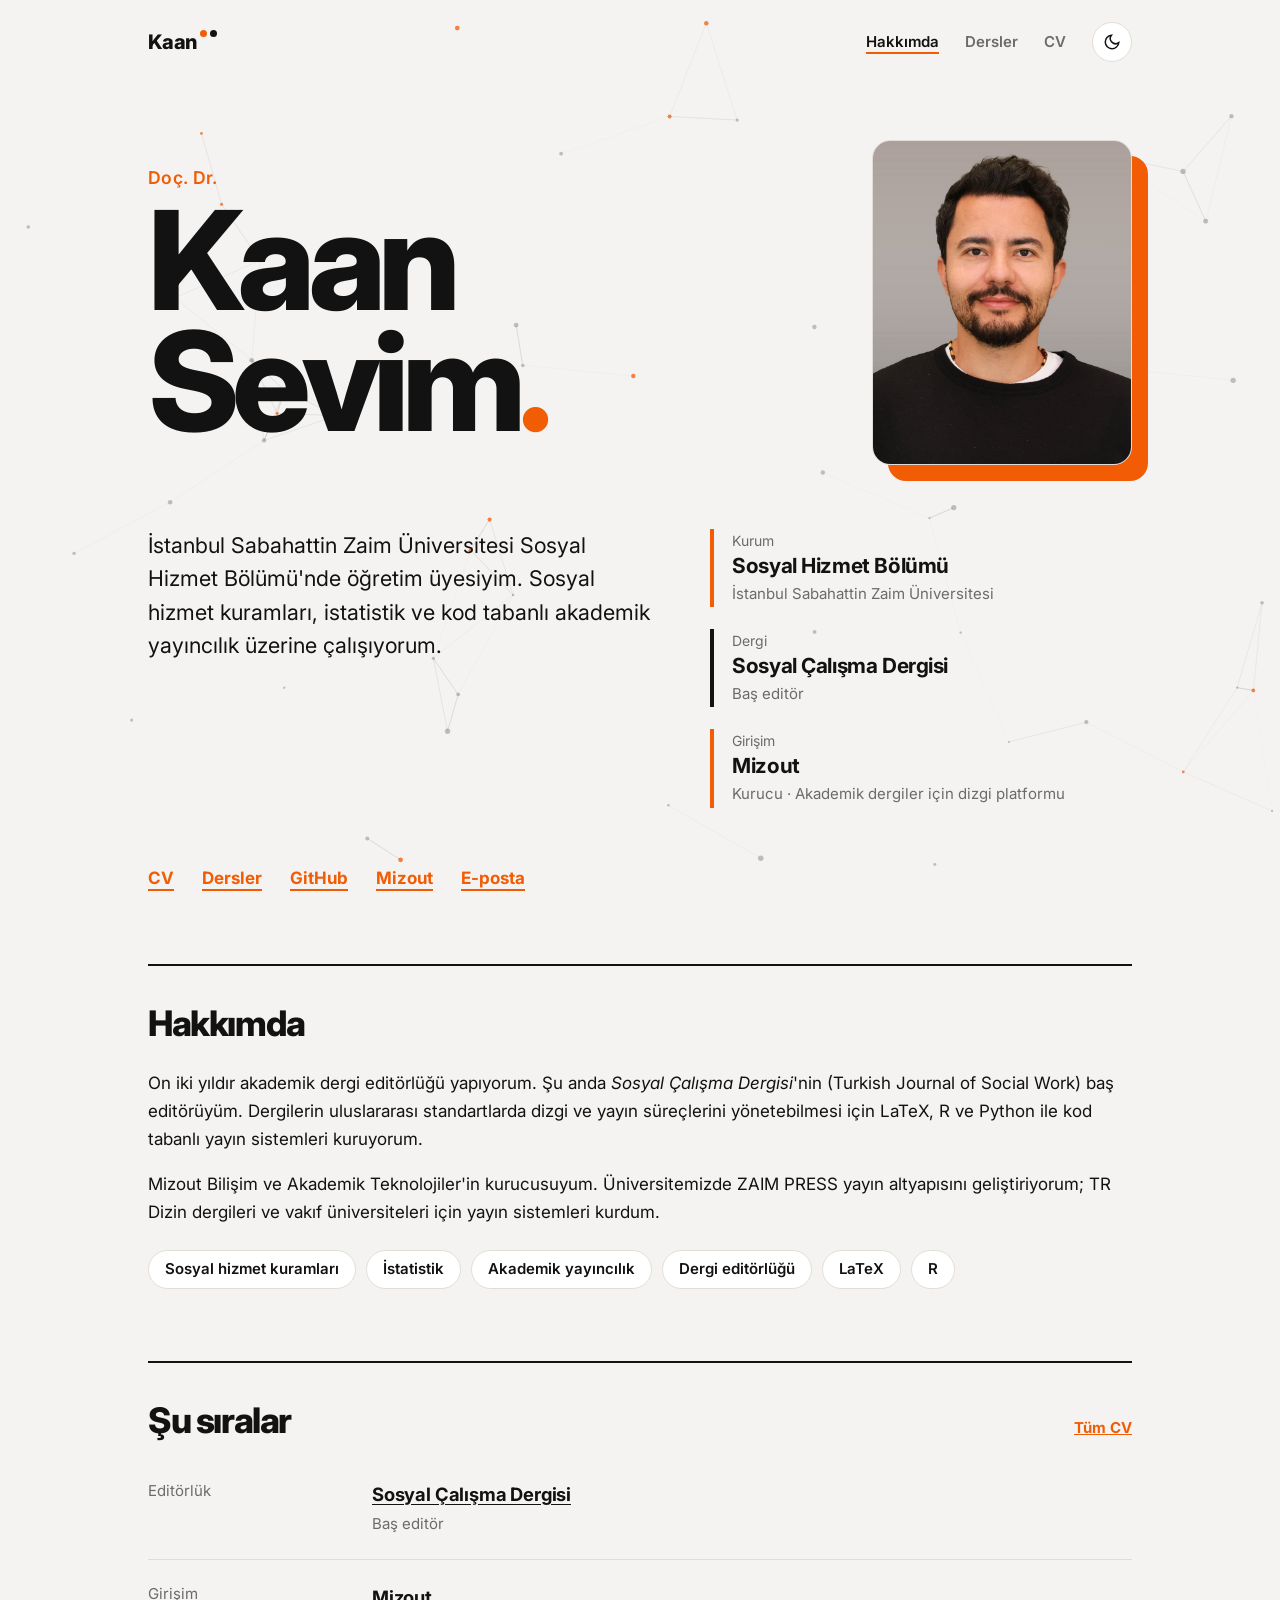
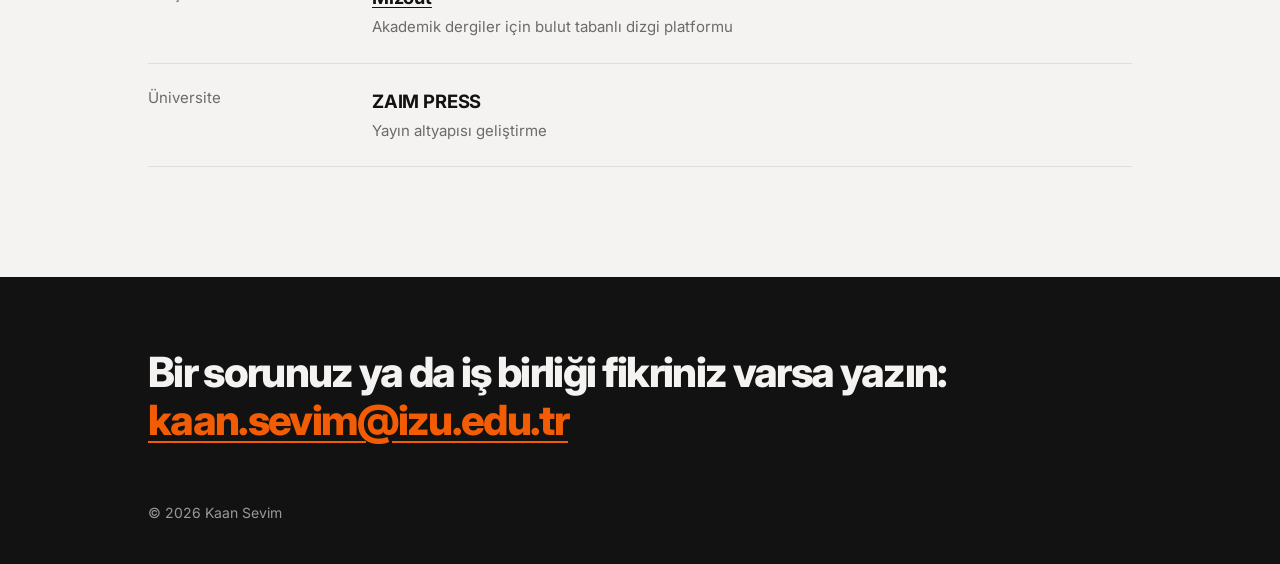
<file: index.html>
<!DOCTYPE html>
<html lang="tr">
<head>
  <meta charset="UTF-8">
  <meta name="viewport" content="width=device-width, initial-scale=1.0">
  <script>try{var t=localStorage.getItem("tema");if(t)document.documentElement.dataset.theme=t}catch(e){}</script>
  <link rel="preconnect" href="https://fonts.googleapis.com">
  <link rel="preconnect" href="https://fonts.gstatic.com" crossorigin>
  <link href="https://fonts.googleapis.com/css2?family=Inter:wght@400;600;700;800&display=swap" rel="stylesheet">
  <link rel="stylesheet" href="style.css">
  <title>Kaan Sevim</title>
</head>
<body>
<canvas class="bg-field" aria-hidden="true"></canvas>
<header class="nav">
  <div class="wrap">
    <a class="logo" href="index.html">Kaan<span class="dots"><i></i><i></i></span></a>
    <nav>
      <a href="index.html" class="active">Hakkımda</a>
      <a href="dersler.html">Dersler</a>
      <a href="cv.html">CV</a>
      <button class="theme-btn" aria-label="Temayı değiştir">
        <svg viewBox="0 0 24 24" fill="none" stroke="currentColor" stroke-width="2" stroke-linecap="round"><path d="M21 12.8A9 9 0 1 1 11.2 3a7 7 0 0 0 9.8 9.8z"/></svg>
      </button>
    </nav>
  </div>
</header>
<main class="wrap">
  <div class="hero">
    <div class="reveal">
      <div class="eyebrow">Doç. Dr.</div>
      <h1>Kaan<br>Sevim<span class="dot">.</span></h1>
    </div>
    <!-- Fotoğraf: klasöre foto.jpg koyarsan burada görünür; yoksa baş harfler çıkar -->
    <div class="photo reveal d1">
      <span class="initials">KS</span>
      <img src="foto.jpg" alt="Kaan Sevim" onerror="this.remove()">
    </div>
  </div>

  <div class="intro">
    <p class="lead reveal d2">
      İstanbul Sabahattin Zaim Üniversitesi Sosyal Hizmet Bölümü'nde öğretim üyesiyim.
      Sosyal hizmet kuramları, istatistik ve kod tabanlı akademik yayıncılık üzerine çalışıyorum.
    </p>
    <div class="facts reveal d3">
      <div class="fact"><small>Kurum</small><strong>Sosyal Hizmet Bölümü</strong><span>İstanbul Sabahattin Zaim Üniversitesi</span></div>
      <div class="fact"><small>Dergi</small><strong>Sosyal Çalışma Dergisi</strong><span>Baş editör</span></div>
      <div class="fact"><small>Girişim</small><strong>Mizout</strong><span>Kurucu · Akademik dergiler için dizgi platformu</span></div>
    </div>
  </div>

  <div class="links">
    <a href="cv.html">CV</a>
    <a href="dersler.html">Dersler</a>
    <a href="https://github.com/kaansevim">GitHub</a>
    <a href="https://mizout.com.tr">Mizout</a>
    <a href="mailto:kaan.sevim@izu.edu.tr">E-posta</a>
  </div>

  <section>
    <div class="sec-head"><h2>Hakkımda</h2></div>
    <p>
      On iki yıldır akademik dergi editörlüğü yapıyorum. Şu anda <em>Sosyal Çalışma Dergisi</em>'nin
      (Turkish Journal of Social Work) baş editörüyüm. Dergilerin uluslararası standartlarda dizgi ve
      yayın süreçlerini yönetebilmesi için LaTeX, R ve Python ile kod tabanlı yayın sistemleri kuruyorum.
    </p>
    <p>
      Mizout Bilişim ve Akademik Teknolojiler'in kurucusuyum. Üniversitemizde ZAIM PRESS yayın
      altyapısını geliştiriyorum; TR Dizin dergileri ve vakıf üniversiteleri için yayın sistemleri kurdum.
    </p>
    <ul class="tags">
      <li>Sosyal hizmet kuramları</li><li>İstatistik</li><li>Akademik yayıncılık</li>
      <li>Dergi editörlüğü</li><li>LaTeX</li><li>R</li>
    </ul>
  </section>

  <section>
    <div class="sec-head"><h2>Şu sıralar</h2><a href="cv.html">Tüm CV</a></div>
    <ul class="rows">
      <li><div class="when">Editörlük</div><div class="what"><strong><a href="https://dergipark.org.tr/tr/pub/scd">Sosyal Çalışma Dergisi</a></strong><span>Baş editör</span></div></li>
      <li><div class="when">Girişim</div><div class="what"><strong><a href="https://mizout.com.tr">Mizout</a></strong><span>Akademik dergiler için bulut tabanlı dizgi platformu</span></div></li>
      <li><div class="when">Üniversite</div><div class="what"><strong>ZAIM PRESS</strong><span>Yayın altyapısı geliştirme</span></div></li>
    </ul>
  </section>
</main>
<div class="band">
  <div class="wrap">
    <h2>Bir sorunuz ya da iş birliği fikriniz varsa yazın:<br>
      <a class="mail" href="mailto:kaan.sevim@izu.edu.tr">kaan.sevim@izu.edu.tr</a></h2>
    <div class="copy">© 2026 Kaan Sevim</div>
  </div>
</div>
<script src="site.js"></script>
</body>
</html>
</file>
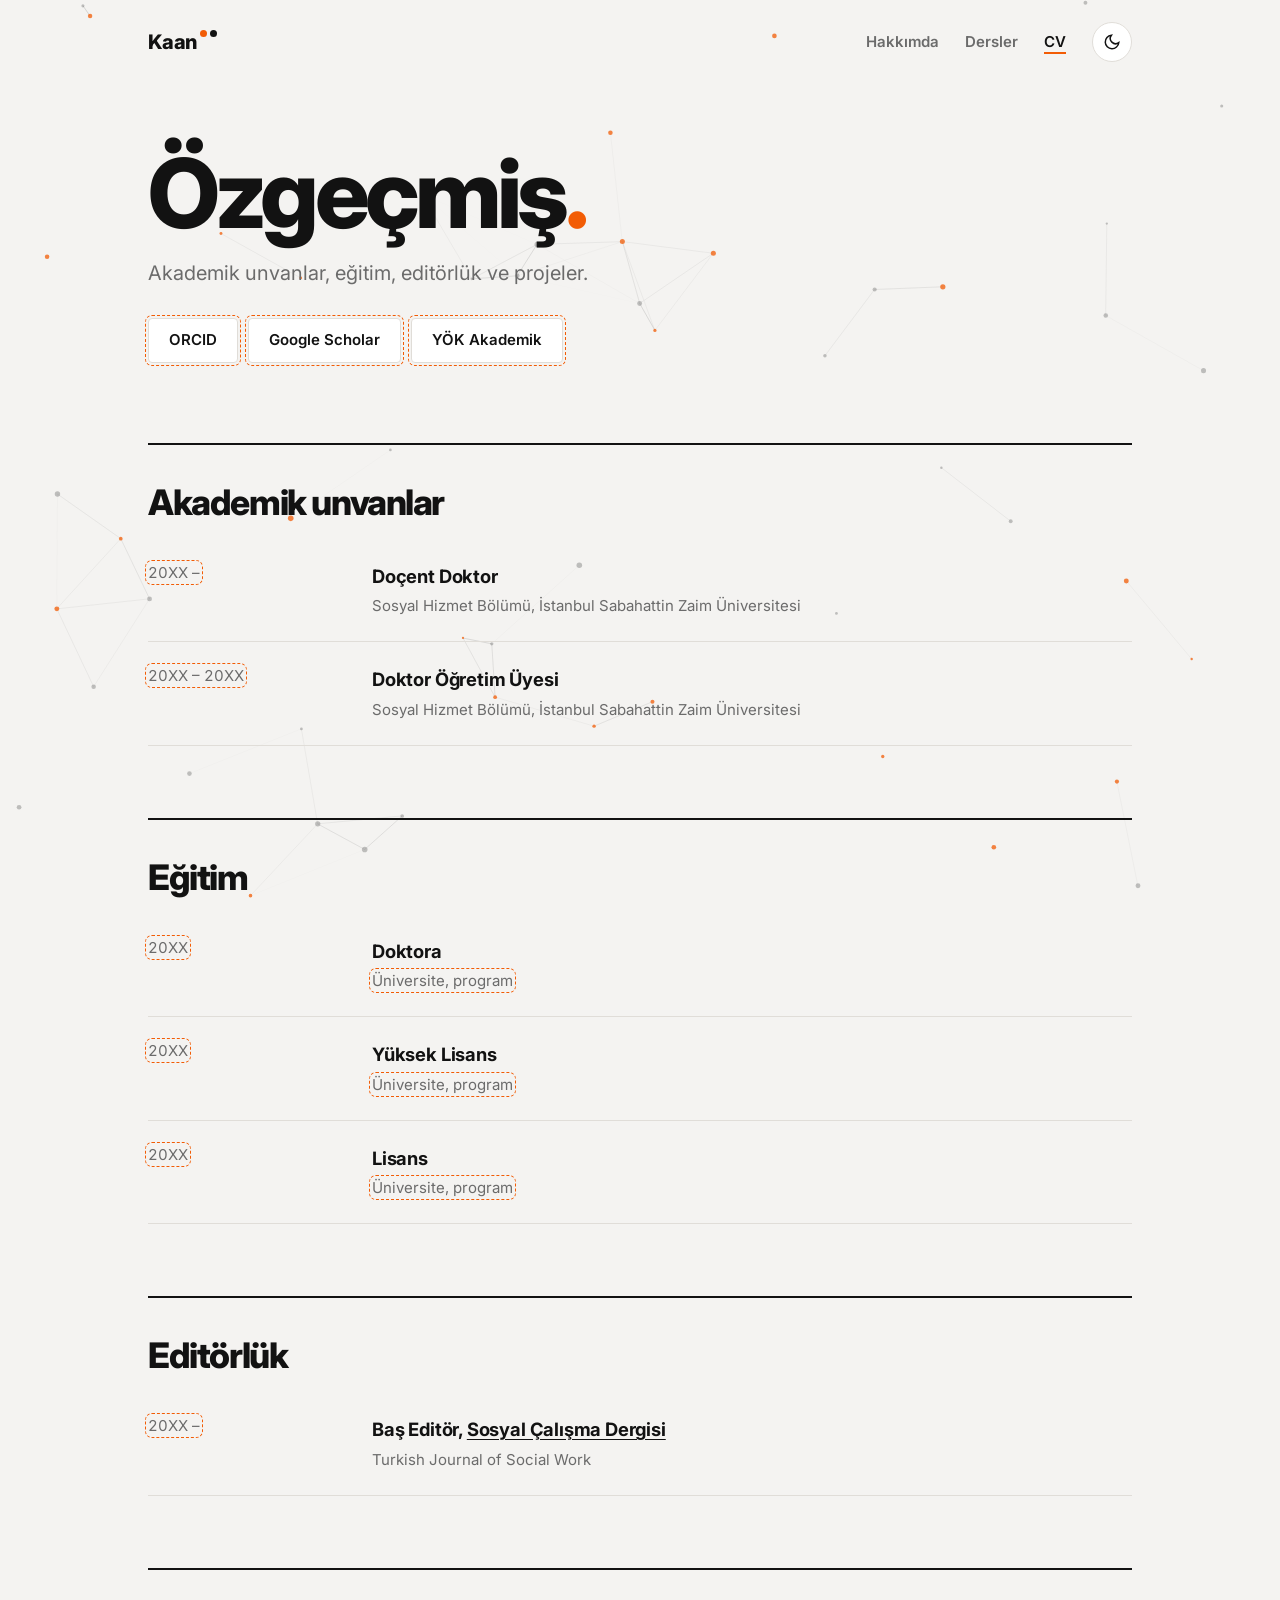
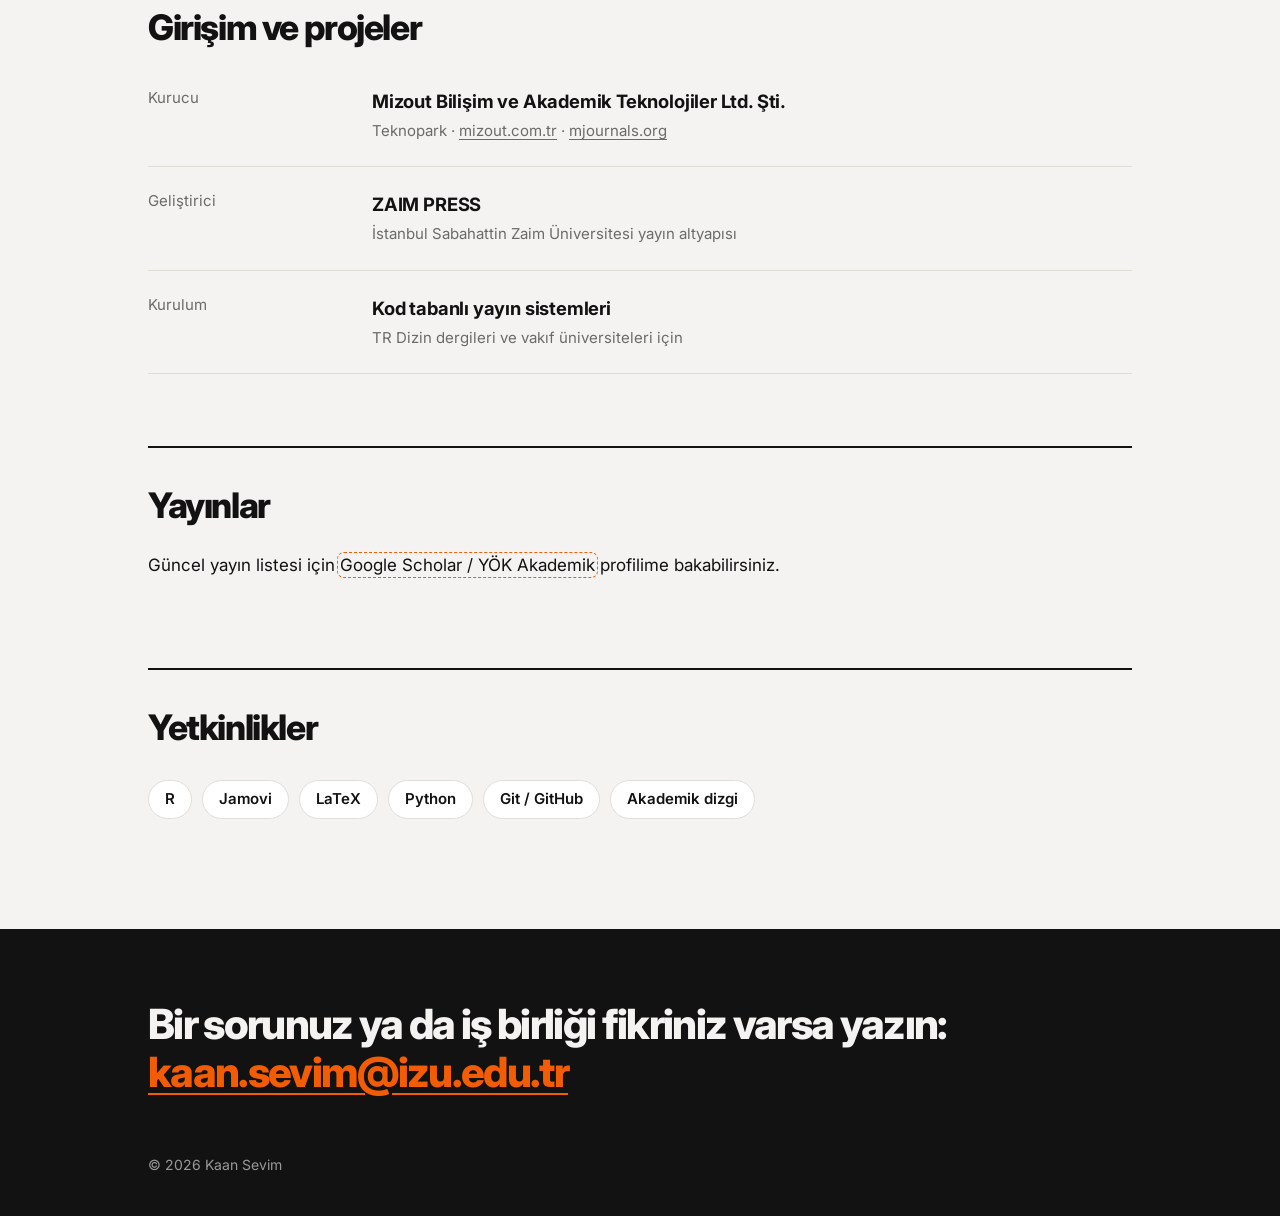
<file: cv.html>
<!DOCTYPE html>
<html lang="tr">
<head>
  <meta charset="UTF-8">
  <meta name="viewport" content="width=device-width, initial-scale=1.0">
  <script>try{var t=localStorage.getItem("tema");if(t)document.documentElement.dataset.theme=t}catch(e){}</script>
  <link rel="preconnect" href="https://fonts.googleapis.com">
  <link rel="preconnect" href="https://fonts.gstatic.com" crossorigin>
  <link href="https://fonts.googleapis.com/css2?family=Inter:wght@400;600;700;800&display=swap" rel="stylesheet">
  <link rel="stylesheet" href="style.css">
  <title>CV · Kaan Sevim</title>
</head>
<body>
<canvas class="bg-field" aria-hidden="true"></canvas>
<header class="nav">
  <div class="wrap">
    <a class="logo" href="index.html">Kaan<span class="dots"><i></i><i></i></span></a>
    <nav>
      <a href="index.html">Hakkımda</a>
      <a href="dersler.html">Dersler</a>
      <a href="cv.html" class="active">CV</a>
      <button class="theme-btn" aria-label="Temayı değiştir">
        <svg viewBox="0 0 24 24" fill="none" stroke="currentColor" stroke-width="2" stroke-linecap="round"><path d="M21 12.8A9 9 0 1 1 11.2 3a7 7 0 0 0 9.8 9.8z"/></svg>
      </button>
    </nav>
  </div>
</header>
<main class="wrap">
  <div class="page-head reveal">
    <h1>Özgeçmiş<span class="dot">.</span></h1>
    <p>Akademik unvanlar, eğitim, editörlük ve projeler.</p>
    <div class="btns">
      <a class="btn doldur" href="#">ORCID</a>
      <a class="btn doldur" href="#">Google Scholar</a>
      <a class="btn doldur" href="#">YÖK Akademik</a>
    </div>
  </div>

  <section>
    <div class="sec-head"><h2>Akademik unvanlar</h2></div>
    <ul class="rows">
      <li><div class="when"><span class="doldur">20XX –</span></div><div class="what"><strong>Doçent Doktor</strong><span>Sosyal Hizmet Bölümü, İstanbul Sabahattin Zaim Üniversitesi</span></div></li>
      <li><div class="when"><span class="doldur">20XX – 20XX</span></div><div class="what"><strong>Doktor Öğretim Üyesi</strong><span>Sosyal Hizmet Bölümü, İstanbul Sabahattin Zaim Üniversitesi</span></div></li>
    </ul>
  </section>

  <section>
    <div class="sec-head"><h2>Eğitim</h2></div>
    <ul class="rows">
      <li><div class="when"><span class="doldur">20XX</span></div><div class="what"><strong>Doktora</strong><span class="doldur">Üniversite, program</span></div></li>
      <li><div class="when"><span class="doldur">20XX</span></div><div class="what"><strong>Yüksek Lisans</strong><span class="doldur">Üniversite, program</span></div></li>
      <li><div class="when"><span class="doldur">20XX</span></div><div class="what"><strong>Lisans</strong><span class="doldur">Üniversite, program</span></div></li>
    </ul>
  </section>

  <section>
    <div class="sec-head"><h2>Editörlük</h2></div>
    <ul class="rows">
      <li><div class="when"><span class="doldur">20XX –</span></div><div class="what"><strong>Baş Editör, <a href="https://dergipark.org.tr/tr/pub/scd">Sosyal Çalışma Dergisi</a></strong><span>Turkish Journal of Social Work</span></div></li>
    </ul>
  </section>

  <section>
    <div class="sec-head"><h2>Girişim ve projeler</h2></div>
    <ul class="rows">
      <li><div class="when">Kurucu</div><div class="what"><strong>Mizout Bilişim ve Akademik Teknolojiler Ltd. Şti.</strong><span>Teknopark · <a href="https://mizout.com.tr">mizout.com.tr</a> · <a href="https://mjournals.org">mjournals.org</a></span></div></li>
      <li><div class="when">Geliştirici</div><div class="what"><strong>ZAIM PRESS</strong><span>İstanbul Sabahattin Zaim Üniversitesi yayın altyapısı</span></div></li>
      <li><div class="when">Kurulum</div><div class="what"><strong>Kod tabanlı yayın sistemleri</strong><span>TR Dizin dergileri ve vakıf üniversiteleri için</span></div></li>
    </ul>
  </section>

  <section>
    <div class="sec-head"><h2>Yayınlar</h2></div>
    <p>Güncel yayın listesi için <span class="doldur">Google Scholar / YÖK Akademik</span> profilime bakabilirsiniz.</p>
  </section>

  <section>
    <div class="sec-head"><h2>Yetkinlikler</h2></div>
    <ul class="tags">
      <li>R</li><li>Jamovi</li><li>LaTeX</li><li>Python</li><li>Git / GitHub</li><li>Akademik dizgi</li>
    </ul>
  </section>
</main>
<div class="band">
  <div class="wrap">
    <h2>Bir sorunuz ya da iş birliği fikriniz varsa yazın:<br>
      <a class="mail" href="mailto:kaan.sevim@izu.edu.tr">kaan.sevim@izu.edu.tr</a></h2>
    <div class="copy">© 2026 Kaan Sevim</div>
  </div>
</div>
<script src="site.js"></script>
</body>
</html>
</file>
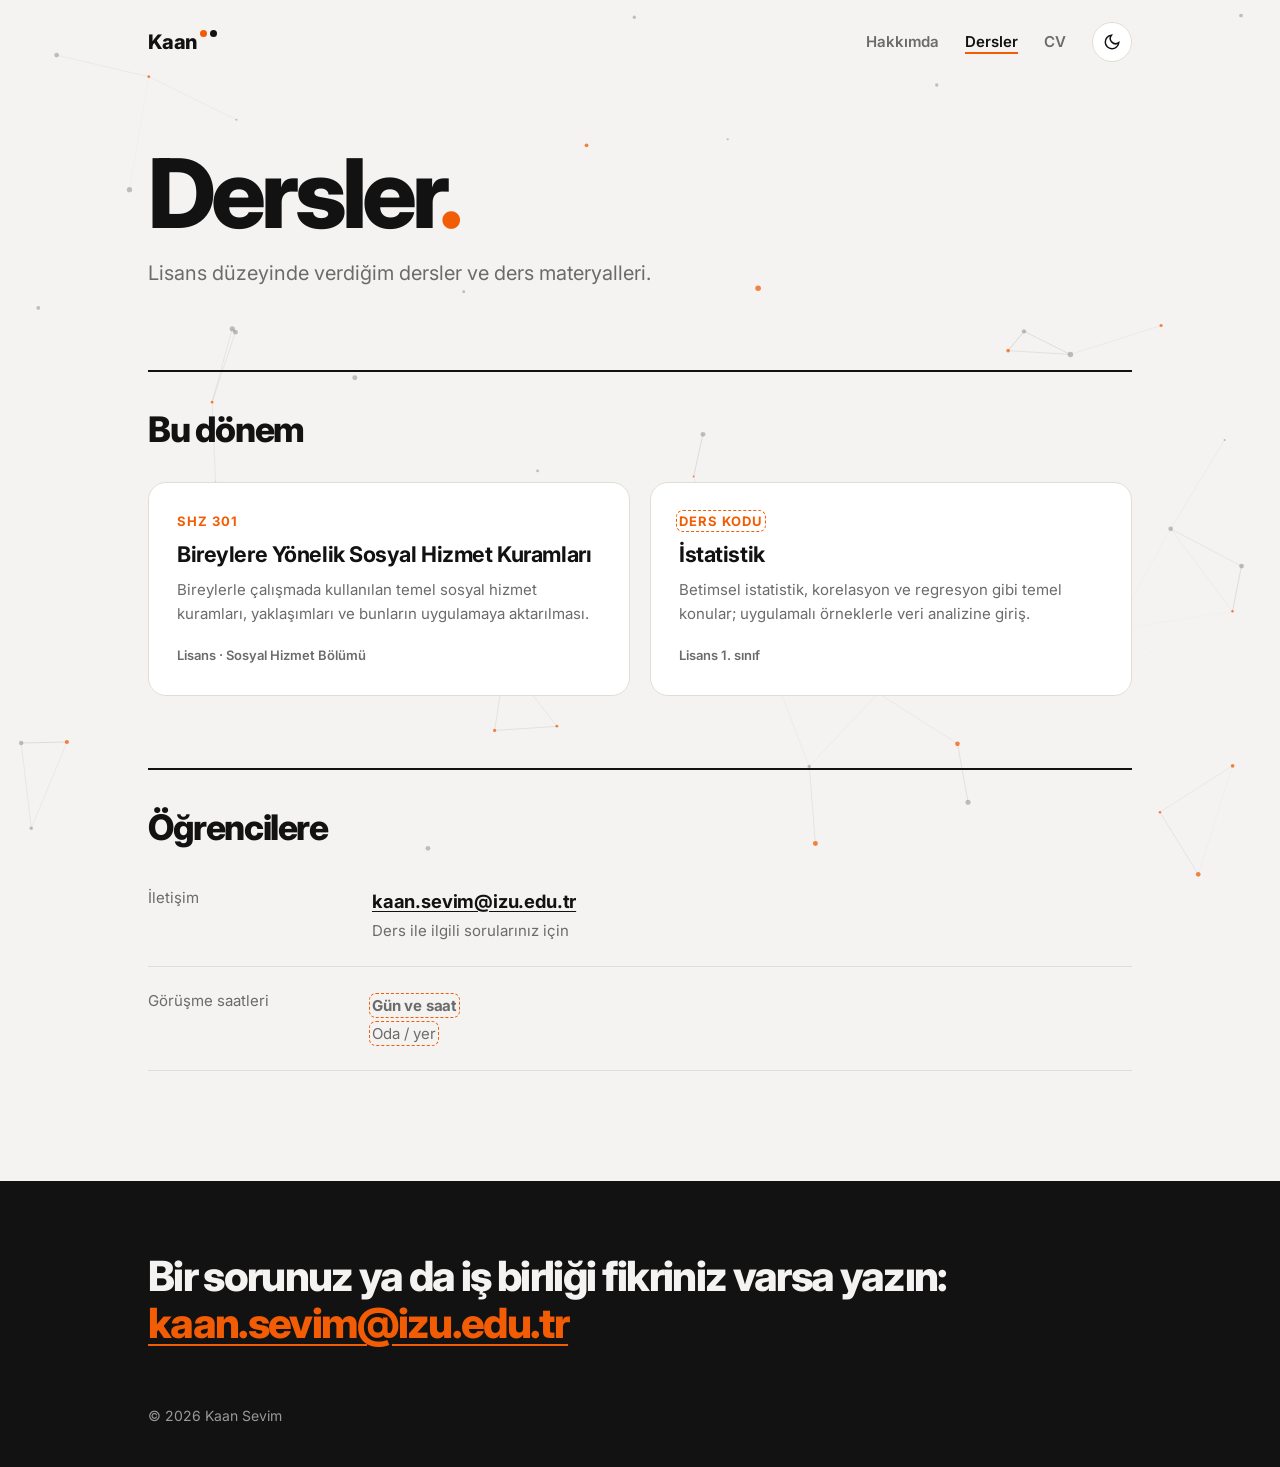
<file: dersler.html>
<!DOCTYPE html>
<html lang="tr">
<head>
  <meta charset="UTF-8">
  <meta name="viewport" content="width=device-width, initial-scale=1.0">
  <script>try{var t=localStorage.getItem("tema");if(t)document.documentElement.dataset.theme=t}catch(e){}</script>
  <link rel="preconnect" href="https://fonts.googleapis.com">
  <link rel="preconnect" href="https://fonts.gstatic.com" crossorigin>
  <link href="https://fonts.googleapis.com/css2?family=Inter:wght@400;600;700;800&display=swap" rel="stylesheet">
  <link rel="stylesheet" href="style.css">
  <title>Dersler · Kaan Sevim</title>
</head>
<body>
<canvas class="bg-field" aria-hidden="true"></canvas>
<header class="nav">
  <div class="wrap">
    <a class="logo" href="index.html">Kaan<span class="dots"><i></i><i></i></span></a>
    <nav>
      <a href="index.html">Hakkımda</a>
      <a href="dersler.html" class="active">Dersler</a>
      <a href="cv.html">CV</a>
      <button class="theme-btn" aria-label="Temayı değiştir">
        <svg viewBox="0 0 24 24" fill="none" stroke="currentColor" stroke-width="2" stroke-linecap="round"><path d="M21 12.8A9 9 0 1 1 11.2 3a7 7 0 0 0 9.8 9.8z"/></svg>
      </button>
    </nav>
  </div>
</header>
<main class="wrap">
  <div class="page-head reveal">
    <h1>Dersler<span class="dot">.</span></h1>
    <p>Lisans düzeyinde verdiğim dersler ve ders materyalleri.</p>
  </div>

  <section>
    <div class="sec-head"><h2>Bu dönem</h2></div>
    <div class="cards">
      <div class="card reveal d1">
        <div class="code">SHZ 301</div>
        <h3>Bireylere Yönelik Sosyal Hizmet Kuramları</h3>
        <p>Bireylerle çalışmada kullanılan temel sosyal hizmet kuramları, yaklaşımları ve bunların uygulamaya aktarılması.</p>
        <div class="meta">Lisans · Sosyal Hizmet Bölümü</div>
      </div>
      <div class="card reveal d2">
        <div class="code"><span class="doldur">DERS KODU</span></div>
        <h3>İstatistik</h3>
        <p>Betimsel istatistik, korelasyon ve regresyon gibi temel konular; uygulamalı örneklerle veri analizine giriş.</p>
        <div class="meta">Lisans 1. sınıf</div>
      </div>
    </div>
  </section>

  <section>
    <div class="sec-head"><h2>Öğrencilere</h2></div>
    <ul class="rows">
      <li><div class="when">İletişim</div><div class="what"><strong><a href="mailto:kaan.sevim@izu.edu.tr">kaan.sevim@izu.edu.tr</a></strong><span>Ders ile ilgili sorularınız için</span></div></li>
      <li><div class="when">Görüşme saatleri</div><div class="what"><strong><span class="doldur">Gün ve saat</span></strong><span><span class="doldur">Oda / yer</span></span></div></li>
    </ul>
  </section>
</main>
<div class="band">
  <div class="wrap">
    <h2>Bir sorunuz ya da iş birliği fikriniz varsa yazın:<br>
      <a class="mail" href="mailto:kaan.sevim@izu.edu.tr">kaan.sevim@izu.edu.tr</a></h2>
    <div class="copy">© 2026 Kaan Sevim</div>
  </div>
</div>
<script src="site.js"></script>
</body>
</html>
</file>
<file: style.css>
/* =========================================================
   Kaan Sevim — kişisel site
   Renkler: turuncu + siyah + açık gri. Koyu tema destekli.
   ========================================================= */
:root {
  --bg: #f4f3f1;
  --text: #121212;
  --muted: #6b6b6b;
  --line: #e0ddd8;
  --accent: #f25c05;
  --ink: #121212;
  --card: #ffffff;
  --band: #121212;
  --band-text: #f4f3f1;
  color-scheme: light;
}
/* Sistem koyu temadaysa (kullanıcı açık seçmediyse) */
@media (prefers-color-scheme: dark) {
  :root:not([data-theme="light"]) {
    --bg: #0e0e0e; --text: #f2f2f2; --muted: #9a9a9a; --line: #262626;
    --accent: #ff7a2e; --ink: #f2f2f2; --card: #161616;
    --band: #1b1b1b; --band-text: #f2f2f2; color-scheme: dark;
  }
}
/* Düğmeyle koyu tema seçildiyse */
:root[data-theme="dark"] {
  --bg: #0e0e0e; --text: #f2f2f2; --muted: #9a9a9a; --line: #262626;
  --accent: #ff7a2e; --ink: #f2f2f2; --card: #161616;
  --band: #1b1b1b; --band-text: #f2f2f2; color-scheme: dark;
}

* { box-sizing: border-box; }
html { scroll-behavior: smooth; }
body {
  margin: 0;
  background: var(--bg);
  color: var(--text);
  font-family: "Inter", -apple-system, "Segoe UI", sans-serif;
  font-size: 17px;
  line-height: 1.65;
  -webkit-font-smoothing: antialiased;
  transition: background .3s, color .3s;
}
a { color: inherit; }
.wrap { max-width: 1040px; margin: 0 auto; padding: 0 28px; position: relative; z-index: 1; }

/* Hareketli arka plan (site.js çizer) */
.bg-field { position: fixed; inset: 0; width: 100%; height: 100%; z-index: 0; pointer-events: none; }

/* ---------- Üst menü ---------- */
header.nav .wrap { display: flex; justify-content: space-between; align-items: center; height: 84px; }
.logo { font-weight: 800; font-size: 1.25rem; text-decoration: none; letter-spacing: -0.03em; display: flex; align-items: flex-start; gap: 3px; }
.dots { display: inline-flex; gap: 3px; margin-top: 4px; }
.dots i { width: 7px; height: 7px; border-radius: 50%; background: var(--accent); }
.dots i + i { background: var(--ink); }
nav { display: flex; align-items: center; gap: 26px; }
nav a { text-decoration: none; font-weight: 600; font-size: 15px; color: var(--muted); }
nav a:hover, nav a.active { color: var(--text); }
nav a.active { box-shadow: inset 0 -2px 0 var(--accent); }
.theme-btn {
  width: 40px; height: 40px; border-radius: 50%;
  border: 1px solid var(--line); background: var(--card); color: var(--text);
  cursor: pointer; display: grid; place-items: center;
}
.theme-btn svg { width: 18px; height: 18px; }

/* ---------- Ana sayfa: büyük giriş ---------- */
.hero { display: grid; grid-template-columns: 1fr 260px; gap: 48px; align-items: center; padding: 56px 0 40px; }
.hero .eyebrow { font-weight: 600; color: var(--accent); letter-spacing: .02em; margin-bottom: 8px; font-size: 1.1rem; }
.hero h1 {
  margin: 0; font-weight: 800; letter-spacing: -0.055em; line-height: .88;
  font-size: clamp(4rem, 12vw, 8.6rem);
}
.hero h1 .dot { color: var(--accent); }

.photo {
  position: relative; aspect-ratio: 4 / 5; border-radius: 18px; overflow: hidden;
  background: var(--card); border: 1px solid var(--line);
  box-shadow: 16px 16px 0 var(--accent);
  display: grid; place-items: center;
}
.photo .initials { font-weight: 800; font-size: 4.5rem; letter-spacing: -0.05em; color: var(--line); }
.photo img { position: absolute; inset: 0; width: 100%; height: 100%; object-fit: cover; }

.intro { display: grid; grid-template-columns: 1.2fr 1fr; gap: 56px; padding: 24px 0 8px; }
.intro .lead { font-size: 1.35rem; line-height: 1.55; margin: 0; }
.facts { display: grid; gap: 22px; }
.fact { border-left: 4px solid var(--accent); padding-left: 18px; }
.fact:nth-child(2) { border-color: var(--ink); }
.fact small { color: var(--muted); font-size: 14px; display: block; }
.fact strong { font-size: 1.3rem; letter-spacing: -0.02em; display: block; line-height: 1.3; }
.fact span { color: var(--muted); font-size: 15px; }

.links { display: flex; flex-wrap: wrap; gap: 28px; padding: 48px 0 0; }
.links a { font-weight: 700; color: var(--accent); text-underline-offset: 5px; text-decoration-thickness: 2px; }
.links a:hover { color: var(--text); }

/* ---------- İç sayfa başlığı ---------- */
.page-head { padding: 64px 0 8px; }
.page-head h1 { margin: 0; font-weight: 800; letter-spacing: -0.05em; line-height: .95; font-size: clamp(3.2rem, 9vw, 6rem); }
.page-head h1 .dot { color: var(--accent); }
.page-head p { font-size: 1.25rem; color: var(--muted); max-width: 620px; margin: 18px 0 0; }

/* ---------- Bölümler ---------- */
section { padding-top: 72px; }
.sec-head { display: flex; justify-content: space-between; align-items: baseline; border-top: 2px solid var(--text); padding-top: 28px; margin-bottom: 8px; }
h2 { margin: 0; font-size: 2.2rem; font-weight: 800; letter-spacing: -0.04em; }
.sec-head a { font-weight: 700; color: var(--accent); font-size: 15px; }

.rows { list-style: none; padding: 0; margin: 0; }
.rows li { display: grid; grid-template-columns: 200px 1fr; gap: 24px; padding: 22px 0; border-bottom: 1px solid var(--line); }
.rows .when { color: var(--muted); font-size: 15px; font-variant-numeric: tabular-nums; }
.rows .what strong { display: block; font-size: 1.15rem; letter-spacing: -0.01em; }
.rows .what span { color: var(--muted); font-size: 15px; }
.rows a { text-underline-offset: 3px; }
.rows a:hover { color: var(--accent); }

.tags { display: flex; flex-wrap: wrap; gap: 10px; padding: 0; margin: 24px 0 0; list-style: none; }
.tags li { border: 1px solid var(--line); background: var(--card); border-radius: 999px; padding: 6px 16px; font-size: 15px; font-weight: 600; }

.cards { display: grid; grid-template-columns: repeat(auto-fit, minmax(300px, 1fr)); gap: 20px; margin-top: 24px; }
.card {
  background: var(--card); border: 1px solid var(--line); border-radius: 18px; padding: 28px;
  transition: transform .2s, box-shadow .2s;
}
.card:hover { transform: translateY(-4px); box-shadow: 8px 8px 0 var(--accent); }
.card .code { font-size: 13px; font-weight: 700; color: var(--accent); letter-spacing: .08em; }
.card h3 { margin: 8px 0 10px; font-size: 1.35rem; letter-spacing: -0.02em; line-height: 1.25; }
.card p { margin: 0; color: var(--muted); font-size: 15px; }
.card .meta { margin-top: 18px; font-size: 13px; font-weight: 600; color: var(--muted); }

.btns { display: flex; flex-wrap: wrap; gap: 10px; margin-top: 28px; }
.btn { padding: 9px 20px; border-radius: 999px; border: 1px solid var(--line); background: var(--card); text-decoration: none; font-weight: 600; font-size: 15px; }
.btn:hover { border-color: var(--accent); color: var(--accent); }

/* ---------- İletişim bandı + alt bilgi ---------- */
.band { background: var(--band); color: var(--band-text); margin-top: 110px; position: relative; z-index: 1; }
.band .wrap { padding: 72px 28px 40px; }
.band h2 { font-size: clamp(1.8rem, 4vw, 2.6rem); line-height: 1.15; }
.band .mail { color: var(--accent); text-decoration-thickness: 2px; text-underline-offset: 6px; }
.band .copy { margin-top: 56px; font-size: 14px; opacity: .6; }

/* Doldurulacak yerler — yayından önce düzelt, sonra bu sınıfı sil */
.doldur { outline: 1.5px dashed var(--accent); outline-offset: 2px; border-radius: 4px; }

/* ---------- Açılış animasyonu ---------- */
.reveal { opacity: 0; transform: translateY(18px); animation: up .7s ease forwards; }
.reveal.d1 { animation-delay: .08s; } .reveal.d2 { animation-delay: .16s; } .reveal.d3 { animation-delay: .24s; }
@keyframes up { to { opacity: 1; transform: none; } }
@media (prefers-reduced-motion: reduce) { .reveal { animation: none; opacity: 1; transform: none; } }

/* ---------- Mobil ---------- */
@media (max-width: 760px) {
  nav { gap: 16px; }
  .hero { grid-template-columns: 1fr; padding-top: 32px; }
  .photo { max-width: 220px; }
  .intro { grid-template-columns: 1fr; gap: 32px; }
  .rows li { grid-template-columns: 1fr; gap: 2px; }
}
</file>
